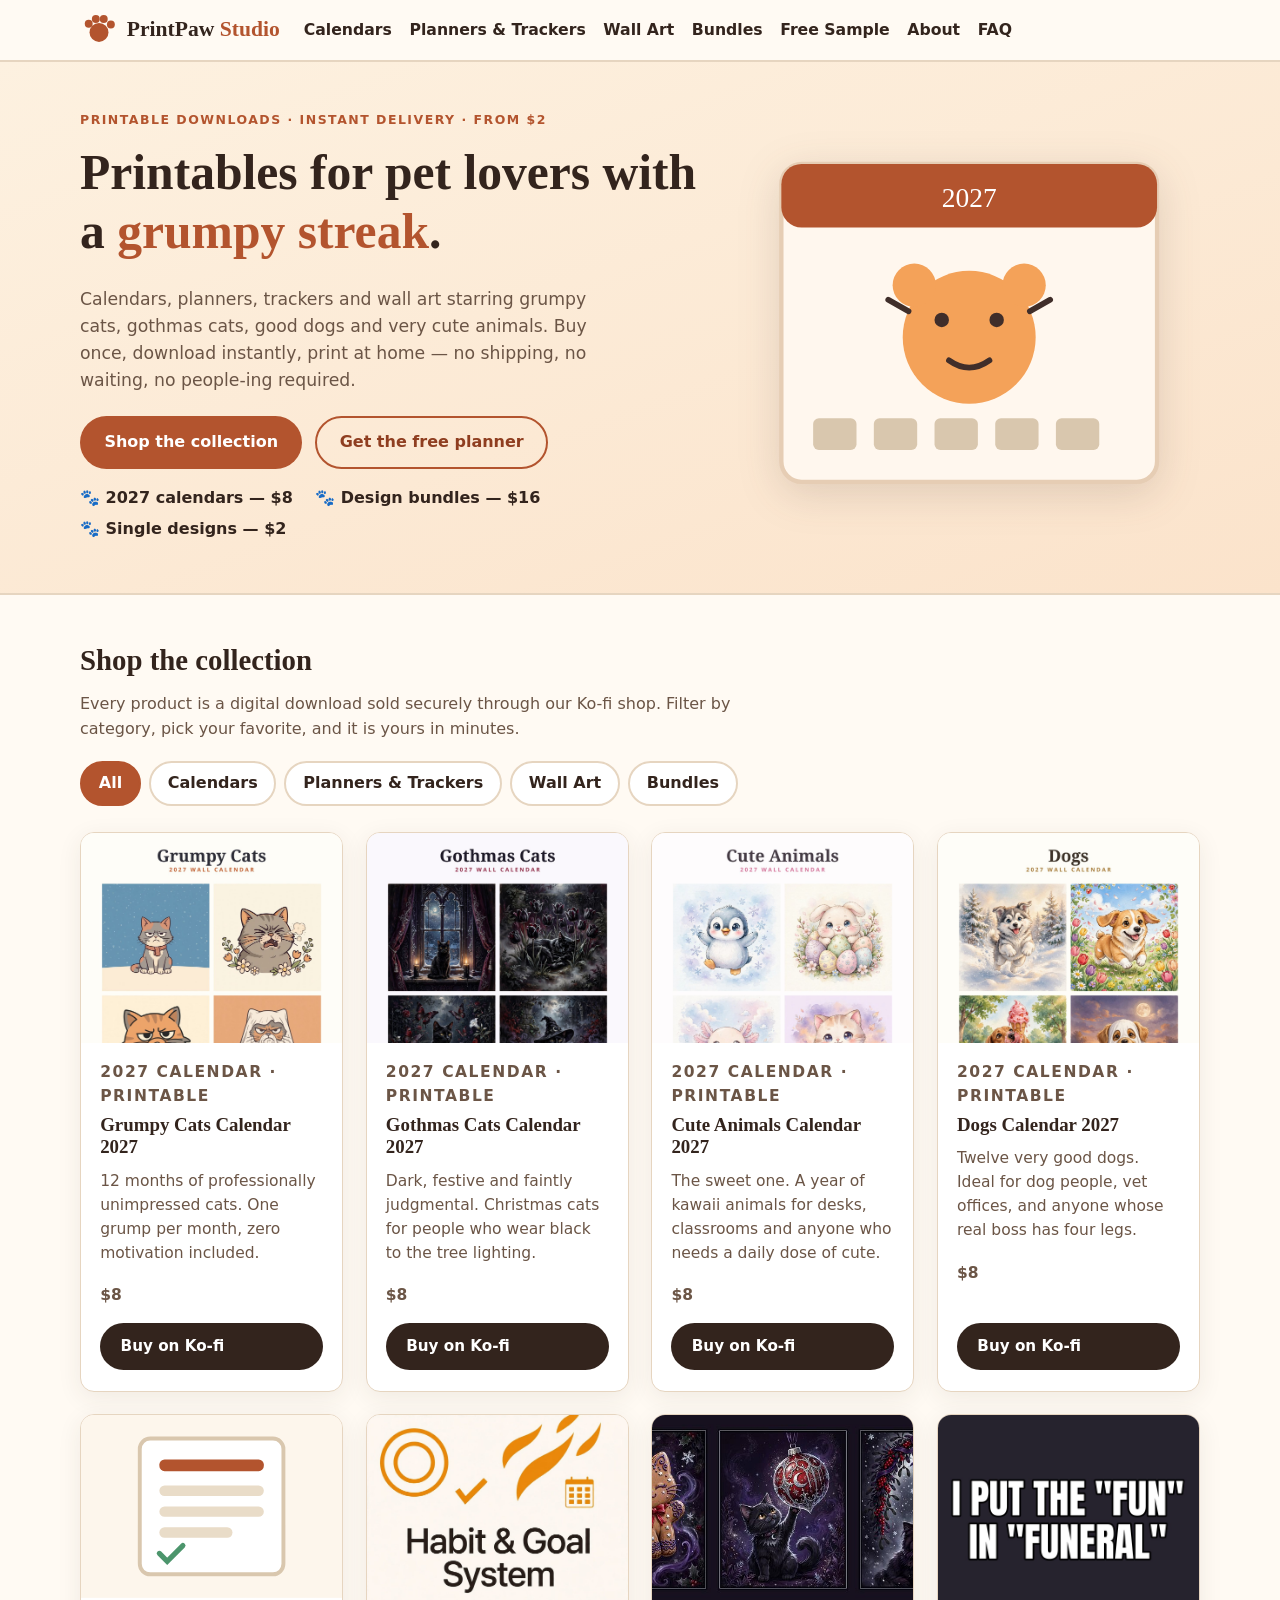
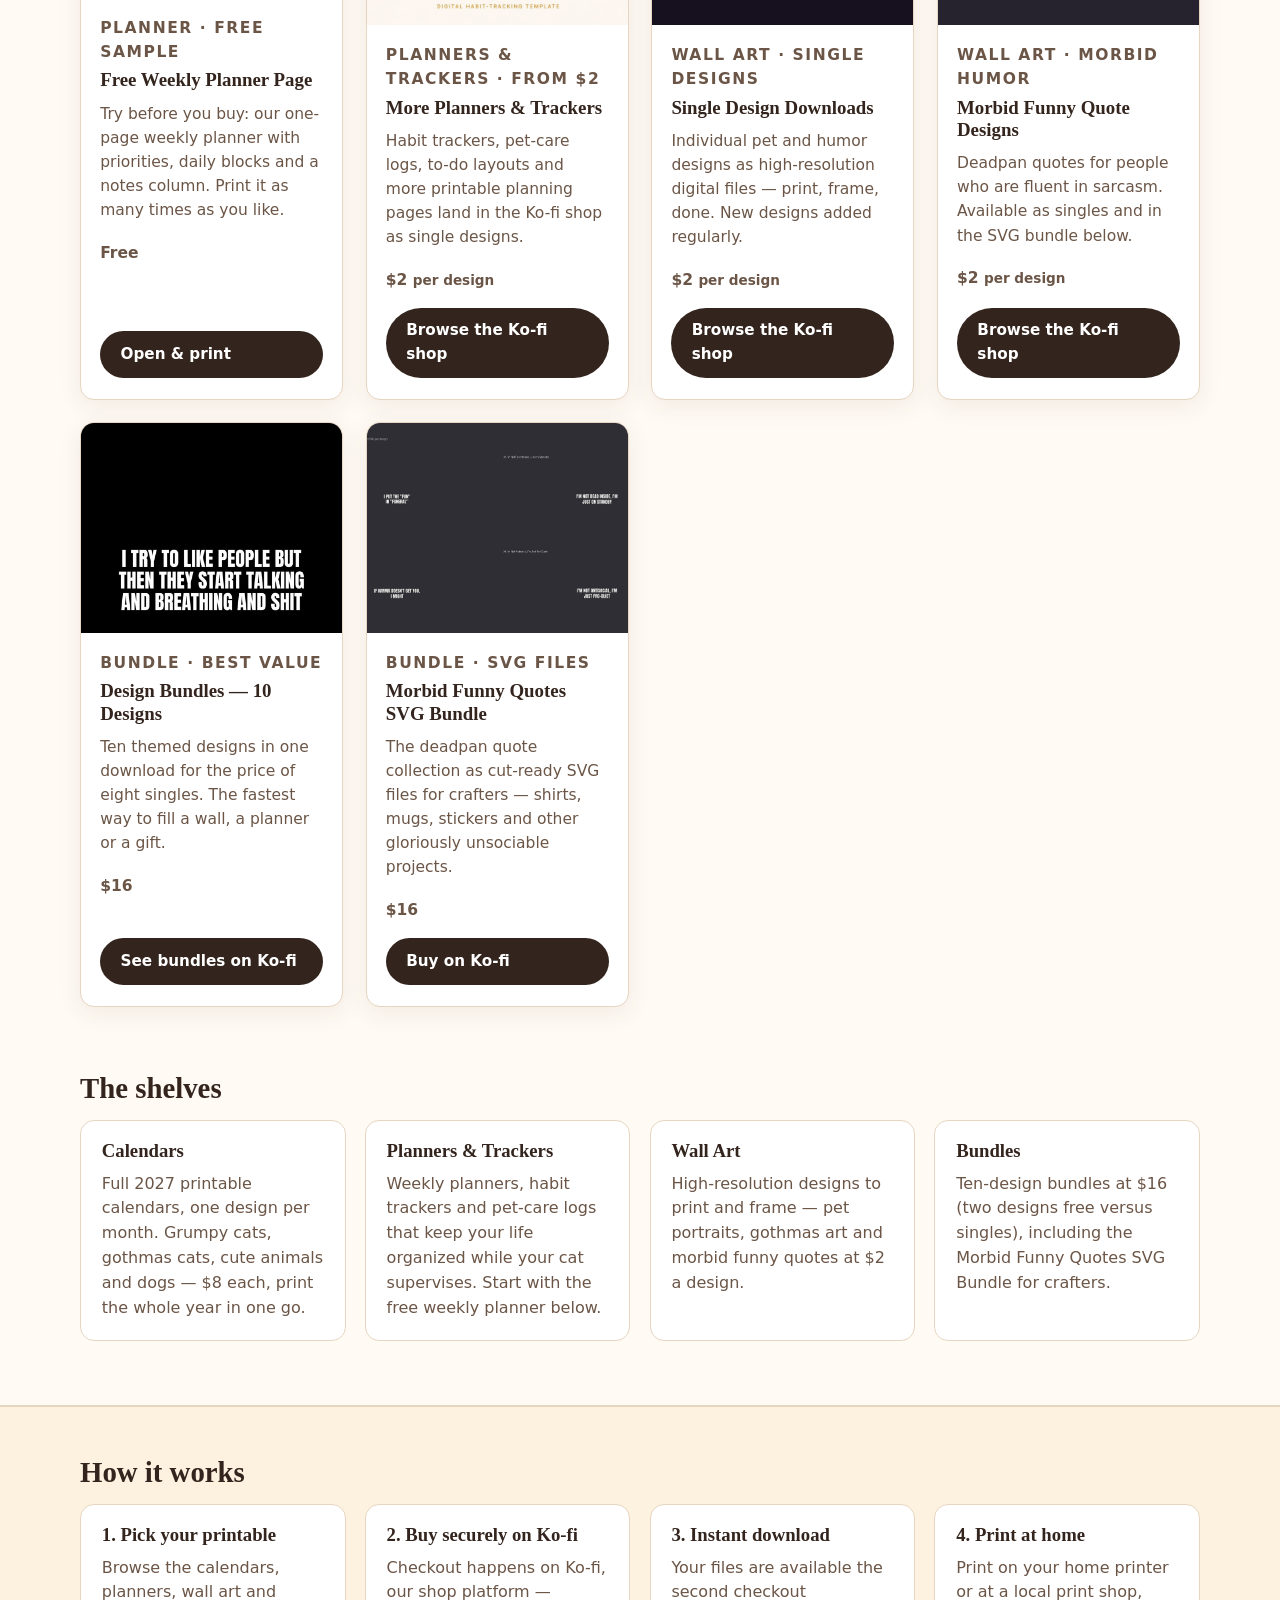
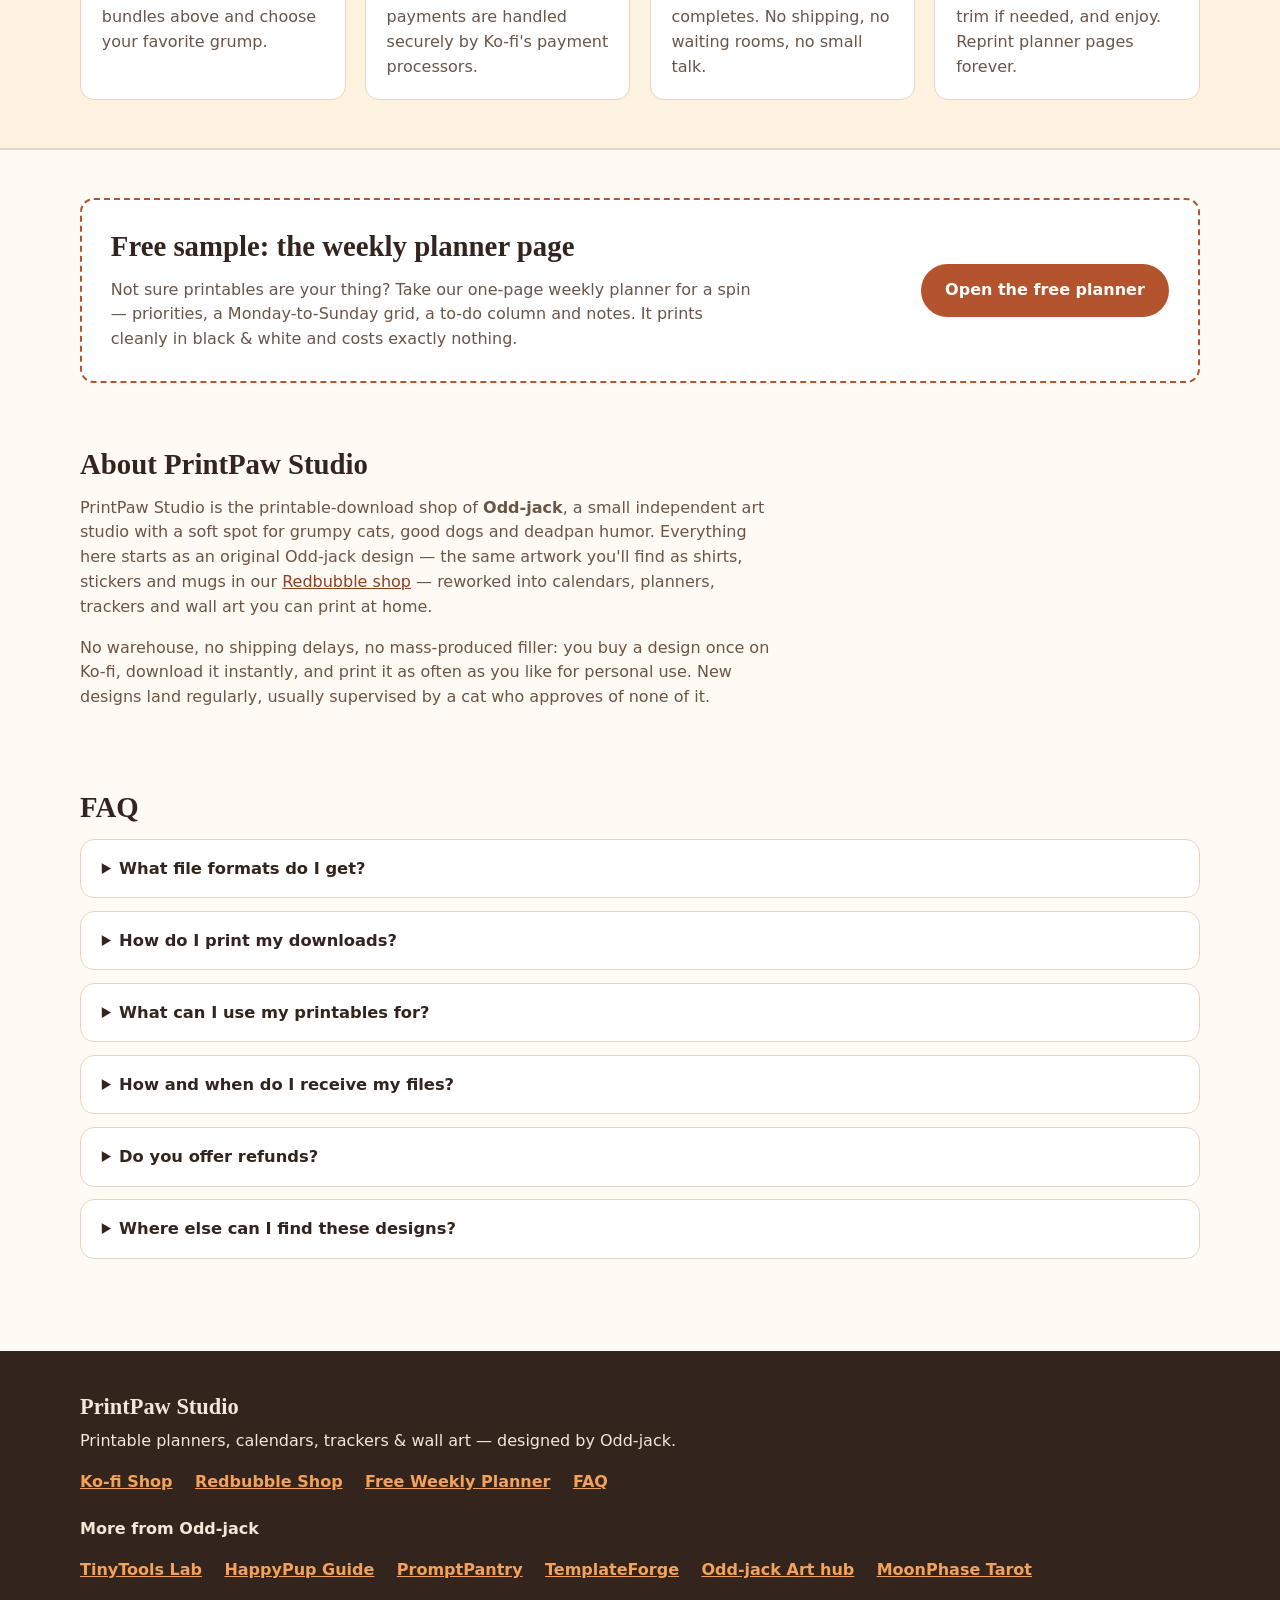
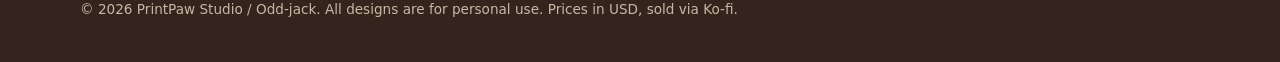
<file: index.html>
<!DOCTYPE html>
<html lang="en">
<head>
<meta charset="utf-8">
<meta name="viewport" content="width=device-width, initial-scale=1">
<title>PrintPaw Studio — Printable Planners, Calendars, Trackers &amp; Wall Art</title>
<meta name="description" content="PrintPaw Studio: printable 2027 calendars, planners, trackers and wall art with a pet-lover and grumpy-humor twist. Instant downloads from $2 — buy securely on Ko-fi, print at home.">
<meta property="og:type" content="website">
<meta property="og:site_name" content="PrintPaw Studio">
<meta property="og:title" content="PrintPaw Studio — Printables for Pet Lovers with a Grumpy Streak">
<meta property="og:description" content="2027 calendars ($8), design bundles ($16) and single designs ($2). Instant download, print at home. Grumpy cats, gothmas cats, cute animals and dogs.">
<meta property="og:url" content="https://oddjack0.github.io/printpaw-studio/">
<meta property="og:image" content="https://oddjack0.github.io/printpaw-studio/assets/calendar-grumpy-cats.jpg">
<meta name="theme-color" content="#b3542e">
<link rel="stylesheet" href="styles.css">
</head>
<body>
<a class="skip-link" href="#main">Skip to main content</a>

<header class="site-header">
  <div class="wrap header-inner">
    <a class="brand" href="index.html" aria-label="PrintPaw Studio home">
      <svg class="brand-mark" viewBox="0 0 48 48" width="38" height="38" aria-hidden="true" focusable="false">
        <circle cx="24" cy="27" r="12" fill="#b3542e"/>
        <circle cx="11" cy="16" r="5" fill="#b3542e"/>
        <circle cx="20" cy="10" r="5" fill="#b3542e"/>
        <circle cx="30" cy="10" r="5" fill="#b3542e"/>
        <circle cx="39" cy="17" r="5" fill="#b3542e"/>
      </svg>
      <span>PrintPaw <em>Studio</em></span>
    </a>
    <nav aria-label="Main navigation">
      <ul class="nav-list">
        <li><a href="#calendars">Calendars</a></li>
        <li><a href="#planners">Planners &amp; Trackers</a></li>
        <li><a href="#wall-art">Wall Art</a></li>
        <li><a href="#bundles">Bundles</a></li>
        <li><a href="#free-sample">Free Sample</a></li>
        <li><a href="#about">About</a></li>
        <li><a href="#faq">FAQ</a></li>
      </ul>
    </nav>
  </div>
</header>

<main id="main">

  <!-- Hero -->
  <section class="hero" aria-labelledby="hero-heading">
    <div class="wrap hero-inner">
      <div class="hero-copy">
        <p class="eyebrow">Printable downloads · Instant delivery · From $2</p>
        <h1 id="hero-heading">Printables for pet lovers with a <span class="accent">grumpy streak</span>.</h1>
        <p class="lede">Calendars, planners, trackers and wall art starring grumpy cats, gothmas cats, good dogs and very cute animals. Buy once, download instantly, print at home — no shipping, no waiting, no people-ing required.</p>
        <p class="hero-ctas">
          <a class="btn btn-primary" href="#shop">Shop the collection</a>
          <a class="btn btn-ghost" href="planner.html">Get the free planner</a>
        </p>
        <ul class="hero-points">
          <li>2027 calendars — $8</li>
          <li>Design bundles — $16</li>
          <li>Single designs — $2</li>
        </ul>
      </div>
      <div class="hero-art" aria-hidden="true">
        <svg viewBox="0 0 320 260" role="presentation">
          <rect x="30" y="20" width="260" height="220" rx="14" fill="#fff7ee" stroke="#e6cdb4" stroke-width="3"/>
          <rect x="30" y="20" width="260" height="44" rx="14" fill="#b3542e"/>
          <text x="160" y="50" text-anchor="middle" font-size="19" fill="#ffffff" font-family="Georgia, serif">2027</text>
          <circle cx="160" cy="140" r="46" fill="#f4a259"/>
          <circle cx="122" cy="104" r="15" fill="#f4a259"/>
          <circle cx="198" cy="104" r="15" fill="#f4a259"/>
          <circle cx="141" cy="128" r="5" fill="#402e2a"/>
          <circle cx="179" cy="128" r="5" fill="#402e2a"/>
          <path d="M146 156 q14 10 28 0" stroke="#402e2a" stroke-width="4" fill="none" stroke-linecap="round"/>
          <path d="M118 122 l-14 -8 M202 122 l14 -8" stroke="#402e2a" stroke-width="4" stroke-linecap="round"/>
          <g fill="#d9c7ae">
            <rect x="52" y="196" width="30" height="22" rx="4"/><rect x="94" y="196" width="30" height="22" rx="4"/>
            <rect x="136" y="196" width="30" height="22" rx="4"/><rect x="178" y="196" width="30" height="22" rx="4"/>
            <rect x="220" y="196" width="30" height="22" rx="4"/>
          </g>
        </svg>
      </div>
    </div>
  </section>

  <!-- Shop / product grid -->
  <section id="shop" class="section wrap" aria-labelledby="shop-heading">
    <h2 id="shop-heading">Shop the collection</h2>
    <p class="section-intro">Every product is a digital download sold securely through our Ko-fi shop. Filter by category, pick your favorite, and it is yours in minutes.</p>

    <div class="filter-bar" role="group" aria-label="Filter products by category">
      <button type="button" class="filter-btn is-active" data-filter="all" aria-pressed="true">All</button>
      <button type="button" class="filter-btn" data-filter="calendars" aria-pressed="false">Calendars</button>
      <button type="button" class="filter-btn" data-filter="planners" aria-pressed="false">Planners &amp; Trackers</button>
      <button type="button" class="filter-btn" data-filter="wall-art" aria-pressed="false">Wall Art</button>
      <button type="button" class="filter-btn" data-filter="bundles" aria-pressed="false">Bundles</button>
    </div>
    <p class="visually-hidden" id="filter-status" role="status" aria-live="polite"></p>

    <ul class="product-grid">
      <!-- Calendars -->
      <li class="card" data-category="calendars" id="calendars">
        <div class="card-art art-cats">
          <img class="pos-top" src="assets/calendar-grumpy-cats.jpg" width="1200" height="1200" loading="lazy" alt="Grumpy Cats 2027 wall calendar cover — four unimpressed cats, including a sneezing cat in tulips, a cat with a melting ice cream cone, and a cat in a ghost costume">
        </div>
        <div class="card-body">
          <p class="card-tag">2027 Calendar · Printable</p>
          <h3>Grumpy Cats Calendar 2027</h3>
          <p>12 months of professionally unimpressed cats. One grump per month, zero motivation included.</p>
          <p class="price">$8</p>
          <a class="btn btn-card" href="https://ko-fi.com/s/7d30988a69" rel="noopener">Buy on Ko-fi</a>
        </div>
      </li>

      <li class="card" data-category="calendars">
        <div class="card-art art-goth">
          <img class="pos-top" src="assets/calendar-gothmas-cats.jpg" width="1200" height="1200" loading="lazy" alt="Gothmas Cats 2027 wall calendar cover — black cats in dark gothic scenes: a candlelit snowy window, black tulips, butterflies, and a witch-hat cat among jack-o'-lanterns">
        </div>
        <div class="card-body">
          <p class="card-tag">2027 Calendar · Printable</p>
          <h3>Gothmas Cats Calendar 2027</h3>
          <p>Dark, festive and faintly judgmental. Christmas cats for people who wear black to the tree lighting.</p>
          <p class="price">$8</p>
          <a class="btn btn-card" href="https://ko-fi.com/s/aebd55308f" rel="noopener">Buy on Ko-fi</a>
        </div>
      </li>

      <li class="card" data-category="calendars">
        <div class="card-art art-cute">
          <img class="pos-top" src="assets/calendar-cute-animals.jpg" width="1200" height="1200" loading="lazy" alt="Cute Animals 2027 wall calendar cover — four kawaii watercolor animals: a penguin chick in snowflakes, a bunny with Easter eggs, an axolotl eating ice cream, and a kitten hugging a pumpkin">
        </div>
        <div class="card-body">
          <p class="card-tag">2027 Calendar · Printable</p>
          <h3>Cute Animals Calendar 2027</h3>
          <p>The sweet one. A year of kawaii animals for desks, classrooms and anyone who needs a daily dose of cute.</p>
          <p class="price">$8</p>
          <a class="btn btn-card" href="https://ko-fi.com/s/3fa8994c69" rel="noopener">Buy on Ko-fi</a>
        </div>
      </li>

      <li class="card" data-category="calendars">
        <div class="card-art art-dogs">
          <img class="pos-top" src="assets/calendar-dogs.jpg" width="1200" height="1200" loading="lazy" alt="Dogs 2027 wall calendar cover — four happy dogs: a husky puppy bounding through snow, a corgi running through tulips, a dachshund with an ice cream cone, and a puppy in a ghost costume with a Halloween candy bucket">
        </div>
        <div class="card-body">
          <p class="card-tag">2027 Calendar · Printable</p>
          <h3>Dogs Calendar 2027</h3>
          <p>Twelve very good dogs. Ideal for dog people, vet offices, and anyone whose real boss has four legs.</p>
          <p class="price">$8</p>
          <a class="btn btn-card" href="https://ko-fi.com/s/ce961ba7b0" rel="noopener">Buy on Ko-fi</a>
        </div>
      </li>

      <!-- Planners & Trackers -->
      <li class="card" data-category="planners" id="planners">
        <div class="card-art art-planner" aria-hidden="true">
          <svg viewBox="0 0 200 140"><rect width="200" height="140" fill="#fdf6ec"/><rect x="45" y="18" width="110" height="104" rx="8" fill="#ffffff" stroke="#d9c7ae" stroke-width="3"/><g fill="#b3542e"><rect x="60" y="34" width="80" height="9" rx="4"/></g><g fill="#e9dcc8"><rect x="60" y="54" width="80" height="8" rx="4"/><rect x="60" y="70" width="80" height="8" rx="4"/><rect x="60" y="86" width="56" height="8" rx="4"/></g><path d="M60 106 l6 6 l12 -12" stroke="#4c956c" stroke-width="4" fill="none" stroke-linecap="round"/></svg>
        </div>
        <div class="card-body">
          <p class="card-tag">Planner · Free Sample</p>
          <h3>Free Weekly Planner Page</h3>
          <p>Try before you buy: our one-page weekly planner with priorities, daily blocks and a notes column. Print it as many times as you like.</p>
          <p class="price">Free</p>
          <a class="btn btn-card" href="planner.html">Open &amp; print</a>
        </div>
      </li>

      <li class="card" data-category="planners">
        <div class="card-art art-tracker">
          <img class="pos-top" src="assets/planners-trackers.jpg" width="1200" height="1200" loading="lazy" alt="Habit and Goal System — a real digital habit-tracking template from the Odd-jack shop, with target, checkmark and calendar motifs">
        </div>
        <div class="card-body">
          <p class="card-tag">Planners &amp; Trackers · From $2</p>
          <h3>More Planners &amp; Trackers</h3>
          <p>Habit trackers, pet-care logs, to-do layouts and more printable planning pages land in the Ko-fi shop as single designs.</p>
          <p class="price">$2 <span class="price-note">per design</span></p>
          <a class="btn btn-card" href="https://ko-fi.com/oddjack/shop" rel="noopener">Browse the Ko-fi shop</a>
        </div>
      </li>

      <!-- Wall Art -->
      <li class="card" data-category="wall-art" id="wall-art">
        <div class="card-art art-wall">
          <img src="assets/wall-art-sets.jpg" width="1200" height="350" loading="lazy" alt="Five gothic Christmas cat art prints from the Odd-jack wall art sets — a witch-hat cat under the moon, a gingerbread cat, a kitten with an ornament, a cat under mistletoe, and a white cat by a Christmas tree">
        </div>
        <div class="card-body">
          <p class="card-tag">Wall Art · Single Designs</p>
          <h3>Single Design Downloads</h3>
          <p>Individual pet and humor designs as high-resolution digital files — print, frame, done. New designs added regularly.</p>
          <p class="price">$2 <span class="price-note">per design</span></p>
          <a class="btn btn-card" href="https://ko-fi.com/oddjack/shop" rel="noopener">Browse the Ko-fi shop</a>
        </div>
      </li>

      <li class="card" data-category="wall-art">
        <div class="card-art art-quote">
          <img src="assets/morbid-quote-design.jpg" width="1200" height="900" loading="lazy" alt="Morbid funny quote design in bold white lettering on black: I put the &#8220;fun&#8221; in &#8220;funeral&#8221;">
        </div>
        <div class="card-body">
          <p class="card-tag">Wall Art · Morbid Humor</p>
          <h3>Morbid Funny Quote Designs</h3>
          <p>Deadpan quotes for people who are fluent in sarcasm. Available as singles and in the SVG bundle below.</p>
          <p class="price">$2 <span class="price-note">per design</span></p>
          <a class="btn btn-card" href="https://ko-fi.com/oddjack/shop" rel="noopener">Browse the Ko-fi shop</a>
        </div>
      </li>

      <!-- Bundles -->
      <li class="card" data-category="bundles" id="bundles">
        <div class="card-art art-bundle">
          <img class="pos-top" src="assets/design-bundle-cover.jpg" width="900" height="1080" loading="lazy" alt="Lead design from the Morbid Quotes Volume 1 ten-design bundle, in bold white lettering on black: I try to like people but then they start talking">
        </div>
        <div class="card-body">
          <p class="card-tag">Bundle · Best Value</p>
          <h3>Design Bundles — 10 Designs</h3>
          <p>Ten themed designs in one download for the price of eight singles. The fastest way to fill a wall, a planner or a gift.</p>
          <p class="price">$16</p>
          <a class="btn btn-card" href="https://ko-fi.com/oddjack/shop" rel="noopener">See bundles on Ko-fi</a>
        </div>
      </li>

      <li class="card" data-category="bundles">
        <div class="card-art art-svg">
          <img class="pos-top" src="assets/morbid-svg-bundle.jpg" width="1200" height="630" loading="lazy" alt="Preview of the Morbid Funny Quotes SVG pack — ten deadpan quote cut files in bold white lettering, including I put the &#8220;fun&#8221; in &#8220;funeral&#8221; and I'm not dead inside, I'm just on standby">
        </div>
        <div class="card-body">
          <p class="card-tag">Bundle · SVG Files</p>
          <h3>Morbid Funny Quotes SVG Bundle</h3>
          <p>The deadpan quote collection as cut-ready SVG files for crafters — shirts, mugs, stickers and other gloriously unsociable projects.</p>
          <p class="price">$16</p>
          <a class="btn btn-card" href="https://ko-fi.com/s/2154071349" rel="noopener">Buy on Ko-fi</a>
        </div>
      </li>
    </ul>
  </section>

  <!-- Category blurbs -->
  <section class="section wrap" aria-labelledby="cats-heading">
    <h2 id="cats-heading">The shelves</h2>
    <div class="shelf-grid">
      <article class="shelf">
        <h3>Calendars</h3>
        <p>Full 2027 printable calendars, one design per month. Grumpy cats, gothmas cats, cute animals and dogs — $8 each, print the whole year in one go.</p>
      </article>
      <article class="shelf">
        <h3>Planners &amp; Trackers</h3>
        <p>Weekly planners, habit trackers and pet-care logs that keep your life organized while your cat supervises. Start with the free weekly planner below.</p>
      </article>
      <article class="shelf">
        <h3>Wall Art</h3>
        <p>High-resolution designs to print and frame — pet portraits, gothmas art and morbid funny quotes at $2 a design.</p>
      </article>
      <article class="shelf">
        <h3>Bundles</h3>
        <p>Ten-design bundles at $16 (two designs free versus singles), including the Morbid Funny Quotes SVG Bundle for crafters.</p>
      </article>
    </div>
  </section>

  <!-- How it works -->
  <section class="section section-alt" aria-labelledby="how-heading">
    <div class="wrap">
      <h2 id="how-heading">How it works</h2>
      <ol class="steps">
        <li>
          <h3>1. Pick your printable</h3>
          <p>Browse the calendars, planners, wall art and bundles above and choose your favorite grump.</p>
        </li>
        <li>
          <h3>2. Buy securely on Ko-fi</h3>
          <p>Checkout happens on Ko-fi, our shop platform — payments are handled securely by Ko-fi's payment processors.</p>
        </li>
        <li>
          <h3>3. Instant download</h3>
          <p>Your files are available the second checkout completes. No shipping, no waiting rooms, no small talk.</p>
        </li>
        <li>
          <h3>4. Print at home</h3>
          <p>Print on your home printer or at a local print shop, trim if needed, and enjoy. Reprint planner pages forever.</p>
        </li>
      </ol>
    </div>
  </section>

  <!-- Free sample -->
  <section id="free-sample" class="section wrap" aria-labelledby="free-heading">
    <div class="free-box">
      <div>
        <h2 id="free-heading">Free sample: the weekly planner page</h2>
        <p>Not sure printables are your thing? Take our one-page weekly planner for a spin — priorities, a Monday-to-Sunday grid, a to-do column and notes. It prints cleanly in black &amp; white and costs exactly nothing.</p>
      </div>
      <p><a class="btn btn-primary" href="planner.html">Open the free planner</a></p>
    </div>
  </section>

  <!-- About -->
  <section id="about" class="section wrap" aria-labelledby="about-heading">
    <h2 id="about-heading">About PrintPaw Studio</h2>
    <p class="section-intro">PrintPaw Studio is the printable-download shop of <strong>Odd-jack</strong>, a small independent art studio with a soft spot for grumpy cats, good dogs and deadpan humor. Everything here starts as an original Odd-jack design — the same artwork you'll find as shirts, stickers and mugs in our <a href="https://www.redbubble.com/people/Odd-jack/shop" rel="noopener">Redbubble shop</a> — reworked into calendars, planners, trackers and wall art you can print at home.</p>
    <p class="section-intro">No warehouse, no shipping delays, no mass-produced filler: you buy a design once on Ko-fi, download it instantly, and print it as often as you like for personal use. New designs land regularly, usually supervised by a cat who approves of none of it.</p>
  </section>

  <!-- FAQ -->
  <section id="faq" class="section wrap" aria-labelledby="faq-heading">
    <h2 id="faq-heading">FAQ</h2>
    <div class="faq-list">
      <details>
        <summary>What file formats do I get?</summary>
        <p>Calendars, planners and wall art are delivered as print-ready PDF files (with high-resolution artwork), and design singles are high-resolution image files. The Morbid Funny Quotes bundle is delivered as SVG files for cutting machines and design software.</p>
      </details>
      <details>
        <summary>How do I print my downloads?</summary>
        <p>Print at 100% scale (turn off &#8220;fit to page&#8221;) on US Letter or A4. For the best results use &#8220;Best&#8221; quality, matte photo paper or cardstock for wall art, and standard paper for planner pages. Colors can vary slightly between printers. You can also take the files to any local or online print shop.</p>
      </details>
      <details>
        <summary>What can I use my printables for?</summary>
        <p>Everything in the shop is licensed for <strong>personal use</strong>: print for yourself, your home, your planner, or as a gift. Please don't resell, redistribute or share the digital files, or sell printed copies. If you'd like to use a design commercially, contact us through Ko-fi first.</p>
      </details>
      <details>
        <summary>How and when do I receive my files?</summary>
        <p>Immediately after checkout on Ko-fi — the download link appears on the confirmation screen and is emailed to you. If a download link ever expires, Ko-fi support or the shop messages can get you sorted.</p>
      </details>
      <details>
        <summary>Do you offer refunds?</summary>
        <p>Because these are instant digital downloads, completed purchases generally can't be returned. If a file is broken or the wrong item, message the shop on Ko-fi and we'll make it right with a fixed file or replacement.</p>
      </details>
      <details>
        <summary>Where else can I find these designs?</summary>
        <p>Many designs are also available as printed merch — shirts, stickers, mugs and more — in our <a href="https://www.redbubble.com/people/Odd-jack/shop" rel="noopener">Redbubble shop</a>, professionally printed and shipped to you.</p>
      </details>
    </div>
  </section>

</main>

<footer class="site-footer">
  <div class="wrap footer-inner">
    <p class="footer-brand">PrintPaw Studio</p>
    <p>Printable planners, calendars, trackers &amp; wall art — designed by Odd-jack.</p>
    <ul class="footer-links">
      <li><a href="https://ko-fi.com/oddjack/shop" rel="noopener">Ko-fi Shop</a></li>
      <li><a href="https://www.redbubble.com/people/Odd-jack/shop" rel="noopener">Redbubble Shop</a></li>
      <li><a href="planner.html">Free Weekly Planner</a></li>
      <li><a href="#faq">FAQ</a></li>
    </ul>
    <p class="footer-more-label">More from Odd-jack</p>
    <ul class="footer-links">
      <li><a href="https://oddjack0.github.io/tinytools-lab/" rel="noopener">TinyTools Lab</a></li>
      <li><a href="https://oddjack0.github.io/happypup-guide/" rel="noopener">HappyPup Guide</a></li>
      <li><a href="https://oddjack0.github.io/promptpantry/" rel="noopener">PromptPantry</a></li>
      <li><a href="https://oddjack0.github.io/templateforge/" rel="noopener">TemplateForge</a></li>
      <li><a href="https://oddjack0.github.io/oddjack-art/" rel="noopener">Odd-jack Art hub</a></li>
      <li><a href="https://oddjack0.github.io/moonphase-tarot/" rel="noopener">MoonPhase Tarot</a></li>
    </ul>
    <p class="fineprint">&copy; <span id="year">2026</span> PrintPaw Studio / Odd-jack. All designs are for personal use. Prices in USD, sold via Ko-fi.</p>
  </div>
</footer>

<script src="script.js"></script>
</body>
</html>
</file>
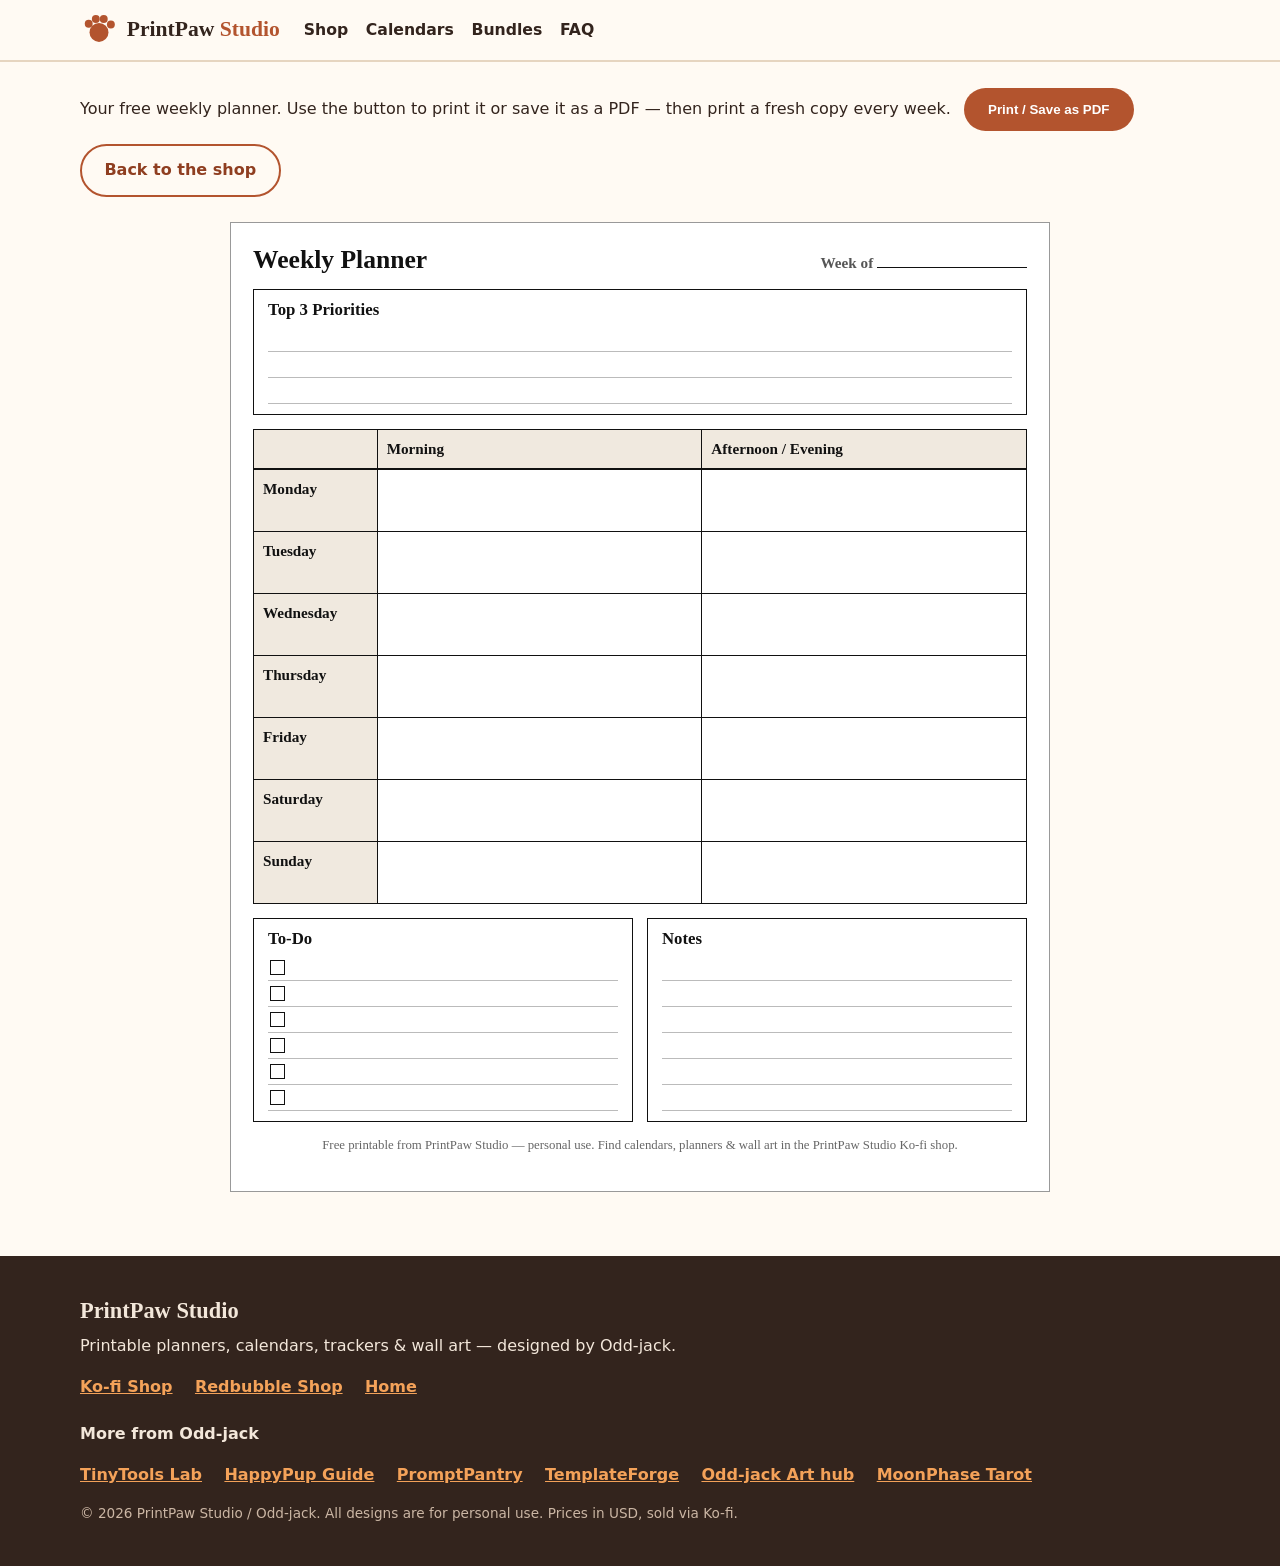
<file: planner.html>
<!DOCTYPE html>
<html lang="en">
<head>
<meta charset="utf-8">
<meta name="viewport" content="width=device-width, initial-scale=1">
<title>Free Weekly Planner Page — PrintPaw Studio</title>
<meta name="description" content="A free printable weekly planner page from PrintPaw Studio: top priorities, a Monday-to-Sunday grid, a to-do list and notes. Print it or save as PDF, as often as you like.">
<meta property="og:type" content="website">
<meta property="og:site_name" content="PrintPaw Studio">
<meta property="og:title" content="Free Weekly Planner Page — PrintPaw Studio">
<meta property="og:description" content="Print your week on one page: priorities, daily blocks, to-dos and notes. Free from PrintPaw Studio.">
<meta property="og:url" content="https://oddjack0.github.io/printpaw-studio/planner.html">
<meta name="theme-color" content="#b3542e">
<link rel="stylesheet" href="styles.css">
</head>
<body>
<a class="skip-link" href="#main">Skip to main content</a>

<header class="site-header">
  <div class="wrap header-inner">
    <a class="brand" href="index.html" aria-label="PrintPaw Studio home">
      <svg class="brand-mark" viewBox="0 0 48 48" width="38" height="38" aria-hidden="true" focusable="false">
        <circle cx="24" cy="27" r="12" fill="#b3542e"/>
        <circle cx="11" cy="16" r="5" fill="#b3542e"/>
        <circle cx="20" cy="10" r="5" fill="#b3542e"/>
        <circle cx="30" cy="10" r="5" fill="#b3542e"/>
        <circle cx="39" cy="17" r="5" fill="#b3542e"/>
      </svg>
      <span>PrintPaw <em>Studio</em></span>
    </a>
    <nav aria-label="Main navigation">
      <ul class="nav-list">
        <li><a href="index.html#shop">Shop</a></li>
        <li><a href="index.html#calendars">Calendars</a></li>
        <li><a href="index.html#bundles">Bundles</a></li>
        <li><a href="index.html#faq">FAQ</a></li>
      </ul>
    </nav>
  </div>
</header>

<main id="main" class="wrap">
  <div class="planner-toolbar no-print">
    <p style="margin:0">Your free weekly planner. Use the button to print it or save it as a PDF — then print a fresh copy every week.</p>
    <button type="button" class="btn btn-primary" onclick="window.print()">Print / Save as PDF</button>
    <a class="btn btn-ghost" href="index.html">Back to the shop</a>
  </div>

  <section class="planner-sheet" aria-label="Printable weekly planner">
    <h1>Weekly Planner <span class="planner-week">Week of <span class="line" aria-hidden="true"></span></span></h1>

    <div class="planner-priorities">
      <h2>Top 3 Priorities</h2>
      <ul class="write-lines" aria-hidden="true">
        <li></li>
        <li></li>
        <li></li>
      </ul>
    </div>

    <table class="planner-table">
      <caption class="visually-hidden">Weekly schedule, Monday to Sunday, with morning and afternoon rows</caption>
      <thead>
        <tr>
          <th scope="col"></th>
          <th scope="col">Morning</th>
          <th scope="col">Afternoon / Evening</th>
        </tr>
      </thead>
      <tbody>
        <tr><th scope="row">Monday</th><td></td><td></td></tr>
        <tr><th scope="row">Tuesday</th><td></td><td></td></tr>
        <tr><th scope="row">Wednesday</th><td></td><td></td></tr>
        <tr><th scope="row">Thursday</th><td></td><td></td></tr>
        <tr><th scope="row">Friday</th><td></td><td></td></tr>
        <tr><th scope="row">Saturday</th><td></td><td></td></tr>
        <tr><th scope="row">Sunday</th><td></td><td></td></tr>
      </tbody>
    </table>

    <div class="planner-cols">
      <div class="planner-box">
        <h2>To-Do</h2>
        <ul class="todo-list" aria-hidden="true">
          <li></li>
          <li></li>
          <li></li>
          <li></li>
          <li></li>
          <li></li>
        </ul>
      </div>
      <div class="planner-box">
        <h2>Notes</h2>
        <ul class="write-lines" aria-hidden="true">
          <li></li>
          <li></li>
          <li></li>
          <li></li>
          <li></li>
          <li></li>
        </ul>
      </div>
    </div>

    <p class="planner-foot">Free printable from PrintPaw Studio — personal use. Find calendars, planners &amp; wall art in the PrintPaw Studio Ko-fi shop.</p>
  </section>
</main>

<footer class="site-footer">
  <div class="wrap footer-inner">
    <p class="footer-brand">PrintPaw Studio</p>
    <p>Printable planners, calendars, trackers &amp; wall art — designed by Odd-jack.</p>
    <ul class="footer-links">
      <li><a href="https://ko-fi.com/oddjack/shop" rel="noopener">Ko-fi Shop</a></li>
      <li><a href="https://www.redbubble.com/people/Odd-jack/shop" rel="noopener">Redbubble Shop</a></li>
      <li><a href="index.html">Home</a></li>
    </ul>
    <p class="footer-more-label">More from Odd-jack</p>
    <ul class="footer-links">
      <li><a href="https://oddjack0.github.io/tinytools-lab/" rel="noopener">TinyTools Lab</a></li>
      <li><a href="https://oddjack0.github.io/happypup-guide/" rel="noopener">HappyPup Guide</a></li>
      <li><a href="https://oddjack0.github.io/promptpantry/" rel="noopener">PromptPantry</a></li>
      <li><a href="https://oddjack0.github.io/templateforge/" rel="noopener">TemplateForge</a></li>
      <li><a href="https://oddjack0.github.io/oddjack-art/" rel="noopener">Odd-jack Art hub</a></li>
      <li><a href="https://oddjack0.github.io/moonphase-tarot/" rel="noopener">MoonPhase Tarot</a></li>
    </ul>
    <p class="fineprint">&copy; <span id="year">2026</span> PrintPaw Studio / Odd-jack. All designs are for personal use. Prices in USD, sold via Ko-fi.</p>
  </div>
</footer>

<script src="script.js"></script>
</body>
</html>
</file>
<file: styles.css>
/* PrintPaw Studio — warm printable-shop look. No external fonts/CDNs. */
:root {
  --ink: #33241d;
  --ink-soft: #6b5546;
  --paper: #fffaf3;
  --card: #ffffff;
  --cream: #fdf1e0;
  --line: #e6d5c0;
  --brand: #b3542e;
  --brand-dark: #8f3e20;
  --accent: #f4a259;
  --sage: #4c956c;
  --radius: 14px;
  --shadow: 0 6px 24px rgba(64, 46, 42, .08);
}

* { box-sizing: border-box; }

html { scroll-behavior: smooth; }

body {
  margin: 0;
  font-family: "Segoe UI", system-ui, -apple-system, Roboto, "Helvetica Neue", Arial, sans-serif;
  color: var(--ink);
  background: var(--paper);
  line-height: 1.55;
}

h1, h2, h3 { font-family: Georgia, "Times New Roman", serif; line-height: 1.2; margin: 0 0 .5em; }
h2 { font-size: 1.8rem; }
p { margin: 0 0 1em; }
a { color: var(--brand-dark); }
img, svg { max-width: 100%; }

.wrap { width: min(1120px, 92%); margin-inline: auto; }

.visually-hidden {
  position: absolute; width: 1px; height: 1px; overflow: hidden;
  clip: rect(0 0 0 0); clip-path: inset(50%); white-space: nowrap;
}
.skip-link {
  position: absolute; left: -9999px; top: 0; background: var(--ink); color: #fff;
  padding: .6rem 1rem; z-index: 20; border-radius: 0 0 8px 0;
}
.skip-link:focus { left: 0; }

/* Header */
.site-header {
  background: var(--paper);
  border-bottom: 2px solid var(--line);
  position: sticky; top: 0; z-index: 10;
}
.header-inner {
  display: flex; flex-wrap: wrap; align-items: center; gap: .5rem 1.5rem;
  padding: .7rem 0;
}
.brand {
  display: inline-flex; align-items: center; gap: .55rem;
  font-family: Georgia, serif; font-size: 1.35rem; font-weight: 700;
  color: var(--ink); text-decoration: none;
}
.brand em { color: var(--brand); font-style: normal; }
.nav-list {
  display: flex; flex-wrap: wrap; gap: .25rem 1.1rem;
  list-style: none; margin: 0 0 0 auto; padding: 0;
}
.nav-list a { color: var(--ink); text-decoration: none; font-weight: 600; font-size: .98rem; }
.nav-list a:hover, .nav-list a:focus-visible { color: var(--brand); text-decoration: underline; }

/* Hero */
.hero { background: linear-gradient(160deg, var(--cream), #fbe3cb); border-bottom: 2px solid var(--line); }
.hero-inner {
  display: grid; gap: 2rem; align-items: center;
  padding: 3rem 0 3.2rem;
}
@media (min-width: 820px) {
  .hero-inner { grid-template-columns: 1.15fr .85fr; }
}
.eyebrow {
  text-transform: uppercase; letter-spacing: .12em; font-size: .78rem;
  font-weight: 700; color: var(--brand); margin-bottom: .8rem;
}
.hero h1 { font-size: clamp(2rem, 5vw, 3.1rem); }
.accent { color: var(--brand); }
.lede { font-size: 1.08rem; color: var(--ink-soft); max-width: 34rem; }
.hero-ctas { display: flex; flex-wrap: wrap; gap: .8rem; margin: 1.4rem 0 1.1rem; }
.hero-points { display: flex; flex-wrap: wrap; gap: .4rem 1.4rem; list-style: none; padding: 0; margin: 0; font-weight: 600; }
.hero-points li::before { content: "🐾 "; }
.hero-art svg { width: 100%; height: auto; filter: drop-shadow(0 10px 20px rgba(64,46,42,.15)); }

/* Buttons */
.btn {
  display: inline-block; padding: .75rem 1.4rem; border-radius: 999px;
  font-weight: 700; text-decoration: none; border: 2px solid transparent;
  transition: transform .12s ease, background .12s ease;
}
.btn:hover { transform: translateY(-1px); }
.btn:focus-visible, .filter-btn:focus-visible, summary:focus-visible { outline: 3px solid var(--accent); outline-offset: 2px; }
.btn-primary { background: var(--brand); color: #fff; }
.btn-primary:hover { background: var(--brand-dark); }
.btn-ghost { border-color: var(--brand); color: var(--brand-dark); background: transparent; }
.btn-ghost:hover { background: #fbe9dc; }
.btn-card { background: var(--ink); color: #fff; padding: .6rem 1.15rem; font-size: .95rem; margin-top: auto; }
.btn-card:hover { background: var(--brand-dark); }

/* Sections */
.section { padding: 3rem 0 1rem; }
.section-alt { background: var(--cream); border-block: 2px solid var(--line); padding-bottom: 3rem; margin-top: 3rem; }
.section-intro { color: var(--ink-soft); max-width: 44rem; }

/* Filter */
.filter-bar { display: flex; flex-wrap: wrap; gap: .5rem; margin: 1.2rem 0 1.6rem; }
.filter-btn {
  font: inherit; font-weight: 600; cursor: pointer;
  padding: .5rem 1.05rem; border-radius: 999px;
  border: 2px solid var(--line); background: #fff; color: var(--ink);
}
.filter-btn:hover { border-color: var(--brand); }
.filter-btn.is-active { background: var(--brand); border-color: var(--brand); color: #fff; }

/* Product grid */
.product-grid {
  display: grid; gap: 1.4rem; list-style: none; padding: 0; margin: 0;
  grid-template-columns: repeat(auto-fill, minmax(min(250px, 100%), 1fr));
}
.card {
  background: var(--card); border: 1px solid var(--line); border-radius: var(--radius);
  overflow: hidden; box-shadow: var(--shadow); display: flex; flex-direction: column;
}
.card[hidden] { display: none; }
.card-art svg { display: block; width: 100%; height: auto; }
.card-art img { display: block; width: 100%; height: 210px; object-fit: cover; object-position: center; background: #f3ece1; }
.card-art img.pos-top { object-position: center top; }
.card-body { padding: 1.1rem 1.2rem 1.3rem; display: flex; flex-direction: column; flex: 1; }
.card-tag { font-size: .75rem; text-transform: uppercase; letter-spacing: .1em; font-weight: 700; color: var(--brand); margin-bottom: .35rem; }
.card-body h3 { font-size: 1.18rem; }
.card-body p { color: var(--ink-soft); font-size: .97rem; }
.price { font-size: 1.45rem; font-weight: 800; color: var(--ink); margin: .2rem 0 1rem; }
.price-note { font-size: .85rem; font-weight: 600; color: var(--ink-soft); }

/* Shelves */
.shelf-grid { display: grid; gap: 1.2rem; grid-template-columns: repeat(auto-fit, minmax(min(230px, 100%), 1fr)); }
.shelf { background: #fff; border: 1px solid var(--line); border-radius: var(--radius); padding: 1.2rem 1.3rem; }
.shelf p { color: var(--ink-soft); margin: 0; }

/* Steps */
.steps { display: grid; gap: 1.2rem; list-style: none; padding: 0; margin: 0; grid-template-columns: repeat(auto-fit, minmax(min(220px, 100%), 1fr)); }
.steps li { background: #fff; border: 1px solid var(--line); border-radius: var(--radius); padding: 1.2rem 1.3rem; }
.steps p { color: var(--ink-soft); margin: 0; }

/* Free sample */
.free-box {
  background: #fff; border: 2px dashed var(--brand); border-radius: var(--radius);
  padding: 1.8rem; display: flex; flex-wrap: wrap; gap: 1rem 2rem; align-items: center; justify-content: space-between;
}
.free-box p { color: var(--ink-soft); max-width: 40rem; margin: 0; }
.free-box .btn { white-space: nowrap; }

/* FAQ */
.faq-list details { background: #fff; border: 1px solid var(--line); border-radius: var(--radius); padding: 1rem 1.3rem; margin-bottom: .8rem; }
.faq-list summary { cursor: pointer; font-weight: 700; font-size: 1.02rem; }
.faq-list details p { color: var(--ink-soft); margin: .7rem 0 0; }

/* Footer */
.site-footer { background: var(--ink); color: #f3e7da; margin-top: 4rem; }
.footer-inner { padding: 2.4rem 0 2.6rem; }
.footer-brand { font-family: Georgia, serif; font-size: 1.4rem; font-weight: 700; margin-bottom: .3rem; }
.footer-links { display: flex; flex-wrap: wrap; gap: .4rem 1.4rem; list-style: none; padding: 0; margin: 1rem 0; }
.footer-links a { color: var(--accent); font-weight: 600; }
.footer-more-label { font-weight: 700; margin: 1.4rem 0 0; }
.fineprint { font-size: .85rem; color: #cbb6a4; margin: 0; }

/* ---------- Planner page ---------- */
.planner-toolbar { display: flex; flex-wrap: wrap; gap: .8rem; align-items: center; margin: 1.6rem 0; }
.planner-sheet {
  background: #fff; border: 1.5px solid #999; color: #111;
  padding: 22px; max-width: 820px; margin: 0 auto 3rem;
  font-family: Georgia, serif;
}
.planner-sheet h1 { font-size: 1.6rem; display: flex; justify-content: space-between; align-items: baseline; }
.planner-week { font-size: .95rem; color: #555; font-family: inherit; }
.planner-week .line { display: inline-block; min-width: 150px; border-bottom: 1.5px solid #111; }
.planner-priorities { border: 1.5px solid #111; padding: 10px 14px; margin-bottom: 14px; }
.planner-priorities h2 { font-size: 1.05rem; margin-bottom: .4rem; }
.write-lines { list-style: none; margin: 0; padding: 0; }
.write-lines li { border-bottom: 1px solid #bbb; min-height: 26px; }
.planner-table { width: 100%; border-collapse: collapse; margin-bottom: 14px; }
.planner-table th, .planner-table td { border: 1.5px solid #111; padding: 7px 9px; text-align: left; vertical-align: top; }
.planner-table th { background: #f0e9df; font-size: .95rem; width: 16%; }
.planner-table td { height: 62px; width: 42%; }
.planner-cols { display: grid; grid-template-columns: 1fr 1fr; gap: 14px; }
.planner-box { border: 1.5px solid #111; padding: 10px 14px; }
.planner-box h2 { font-size: 1.05rem; margin-bottom: .4rem; }
.todo-list { list-style: none; margin: 0; padding: 0; }
.todo-list li { border-bottom: 1px solid #bbb; min-height: 26px; padding-left: 24px; position: relative; }
.todo-list li::before {
  content: ""; position: absolute; left: 2px; top: 5px;
  width: 13px; height: 13px; border: 1.5px solid #111;
}
.planner-foot { text-align: center; font-size: .8rem; color: #666; margin-top: 14px; }

@media (max-width: 560px) {
  .planner-cols { grid-template-columns: 1fr; }
  .header-inner { justify-content: center; text-align: center; }
  .nav-list { margin: 0; justify-content: center; }
}

/* ---------- Print: planner sheet prints clean; site chrome hides ---------- */
@page { margin: 12mm; }
@media print {
  .site-header, .site-footer, .planner-toolbar, .skip-link, .no-print { display: none !important; }
  body { background: #fff; }
  .planner-sheet { border: none; box-shadow: none; max-width: none; margin: 0; padding: 0; }
  .planner-table th { background: #eee !important; -webkit-print-color-adjust: exact; print-color-adjust: exact; }
}
</file>
